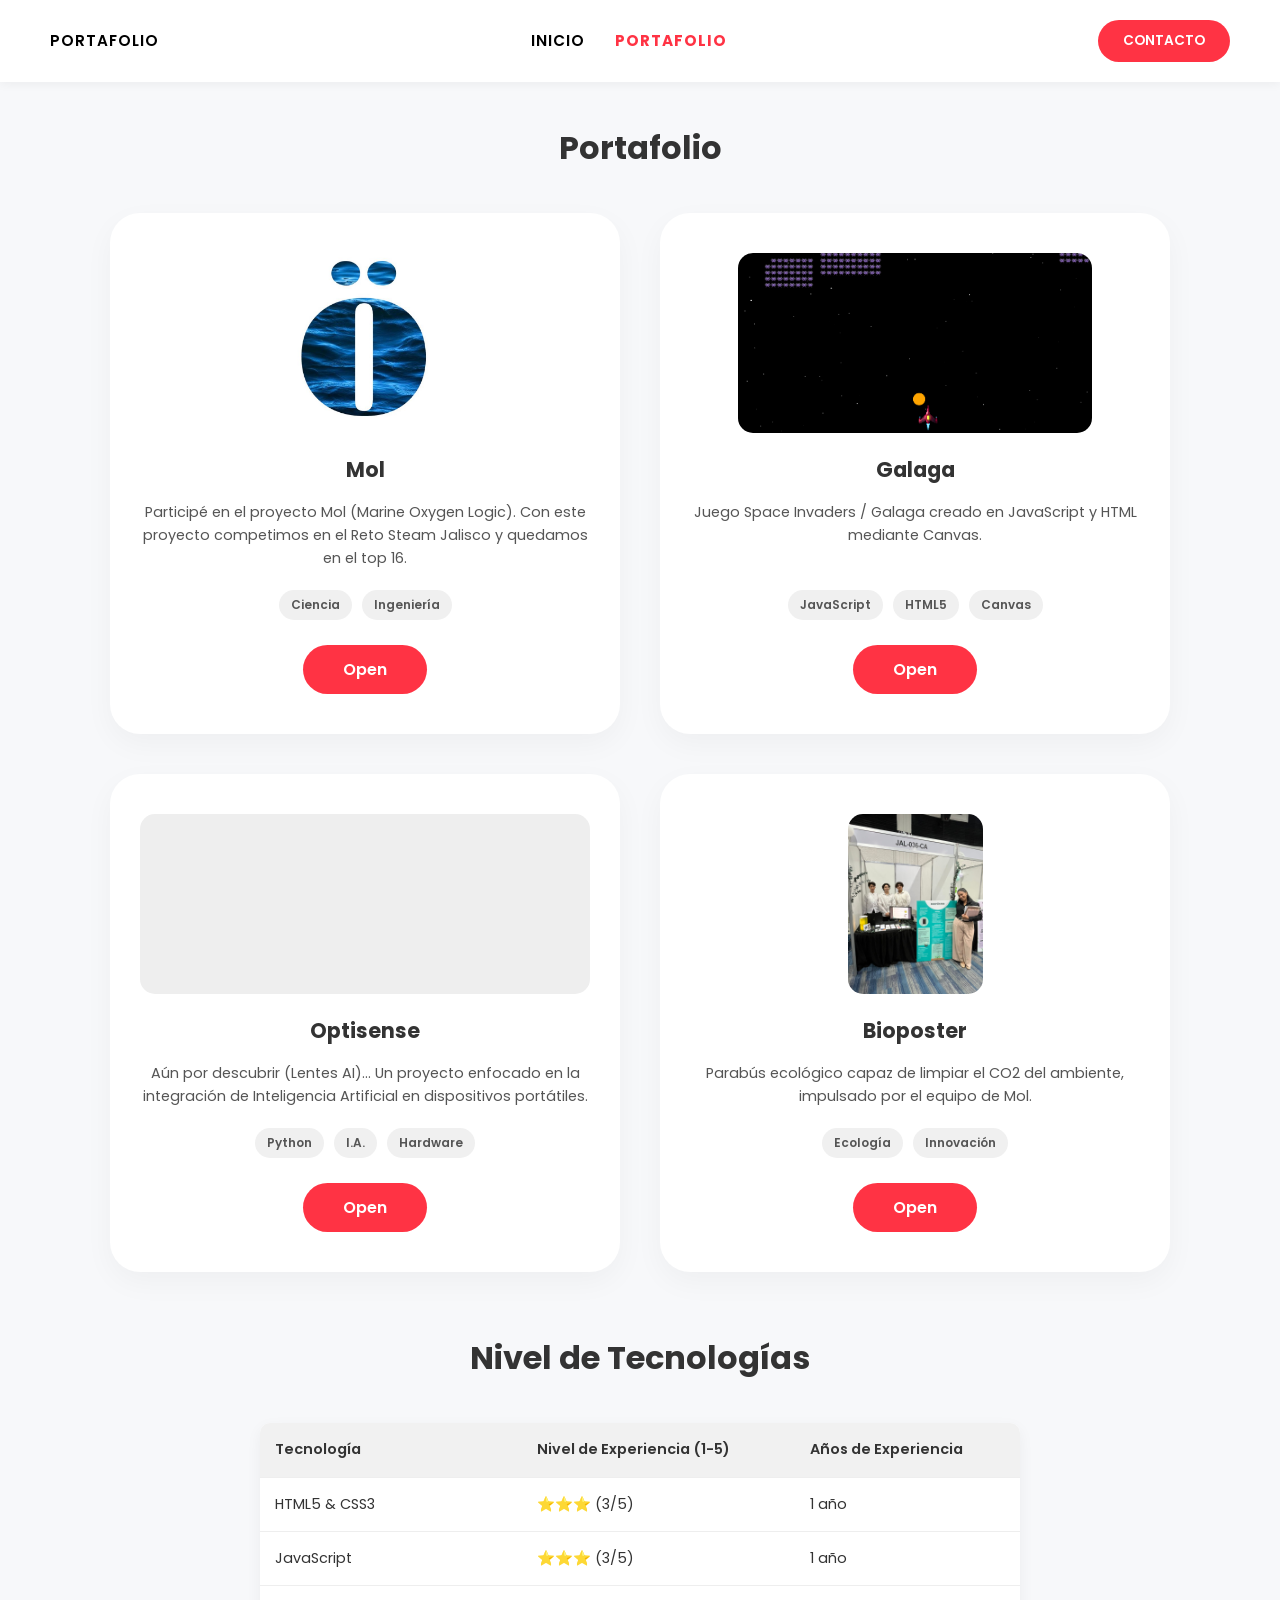
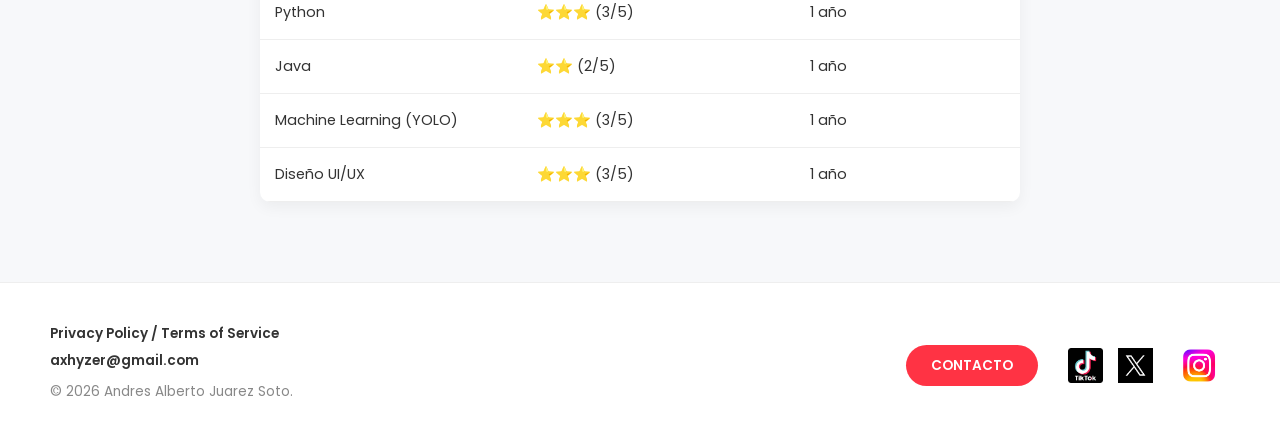
<file: portafolio.html>
<!DOCTYPE html>
<html lang="es">
<head>
    <meta charset="UTF-8">
    <meta name="viewport" content="width=device-width, initial-scale=1.0">
    <meta name="description" content="Proyectos y portafolio de Andres Alberto Juarez Soto.">
    <title>Portafolio | Andres Alberto Juarez Soto</title>
    <link rel="stylesheet" href="styles.css">
    <link href="https://fonts.googleapis.com/css2?family=Poppins:wght@300;400;600;700&display=swap" rel="stylesheet">
</head>
<body>

    <header>
        <div class="logo">PORTAFOLIO</div>
        <nav>
            <ul>
                <li><a href="index.html">INICIO</a></li>
                <li><a href="portafolio.html" style="font-weight: 700; color: var(--red-brand);">PORTAFOLIO</a></li>
            </ul>
        </nav>
        <a href="contacto.html" class="btn-contacto">CONTACTO</a>
    </header>

    <main>
        <section class="portfolio-section">
            <h1 class="page-title">Portafolio</h1>

            <div class="portfolio-grid">
                <article class="project-card">
                    <img src="Imagenes/image (1).png" alt="Logo del proyecto Mol" class="project-img">
                    <h2>Mol</h2>
                    <p>Participé en el proyecto Mol (Marine Oxygen Logic). Con este proyecto competimos en el Reto Steam Jalisco y quedamos en el top 16.</p>
                    <ul class="tech-tags">
                        <li>Ciencia</li>
                        <li>Ingeniería</li>
                    </ul>
                    <a href="#" class="btn-open">Open</a>
                </article>

                <article class="project-card">
                    <img src="Imagenes/GalgaIMG.png" alt="Captura de pantalla del juego Galaga" class="project-img">
                    <h2>Galaga</h2>
                    <p>Juego Space Invaders / Galaga creado en JavaScript y HTML mediante Canvas.</p>
                    <ul class="tech-tags">
                        <li>JavaScript</li>
                        <li>HTML5</li>
                        <li>Canvas</li>
                    </ul>
                    <a href="#" class="btn-open">Open</a>
                </article>

                <article class="project-card">
                    <div class="img-placeholder"></div>
                    <h2>Optisense</h2>
                    <p>Aún por descubrir (Lentes AI)... Un proyecto enfocado en la integración de Inteligencia Artificial en dispositivos portátiles.</p>
                    <ul class="tech-tags">
                        <li>Python</li>
                        <li>I.A.</li>
                        <li>Hardware</li>
                    </ul>
                    <a href="#" class="btn-open">Open</a>
                </article>

                <article class="project-card">
                    <img src="Imagenes/BioposterIMG.jpg" alt="Equipo presentando Bioposter" class="project-img">
                    <h2>Bioposter</h2>
                    <p>Parabús ecológico capaz de limpiar el CO2 del ambiente, impulsado por el equipo de Mol.</p>
                    <ul class="tech-tags">
                        <li>Ecología</li>
                        <li>Innovación</li>
                    </ul>
                    <a href="#" class="btn-open">Open</a>
                </article>
            </div>
        </section>

        <section class="skills-table-section">
            <h3 class="page-title">Nivel de Tecnologías</h3>
            <table class="tabla-experiencia tabla-habilidades">
                <thead>
                    <tr>
                        <th>Tecnología</th>
                        <th>Nivel de Experiencia (1-5)</th>
                        <th>Años de Experiencia</th>
                    </tr>
                </thead>
                <tbody>
                    <tr><td>HTML5 & CSS3</td><td>⭐⭐⭐ (3/5)</td><td>1 año</td></tr>
                    <tr><td>JavaScript</td><td>⭐⭐⭐ (3/5)</td><td>1 año</td></tr>
                    <tr><td>Python</td><td>⭐⭐⭐ (3/5)</td><td>1 año</td></tr>
                    <tr><td>Java</td><td>⭐⭐ (2/5)</td><td>1 año</td></tr>
                    <tr><td>Machine Learning (YOLO)</td><td>⭐⭐⭐ (3/5)</td><td>1 año</td></tr>
                    <tr><td>Diseño UI/UX</td><td>⭐⭐⭐ (3/5)</td><td>1 año</td></tr>
                </tbody>
            </table>
        </section>
    </main>

    <footer>
        <div class="footer-left">
            <p><a href="#">Privacy Policy</a> / <a href="#">Terms of Service</a></p>
            <p>axhyzer@gmail.com</p>
            <p class="copyright">&copy; 2026 Andres Alberto Juarez Soto.</p>
        </div>
        <div class="footer-right">
            <a href="contacto.html" class="btn-contacto-small">CONTACTO</a>
            <div class="social-links">
                <a href="https://tiktok.com" target="_blank" aria-label="Tiktok"><img src="Imagenes/Tiktok.png" alt="Tiktok"></a>
                <a href="https://twitter.com" target="_blank" aria-label="X (Twitter)"><img src="Imagenes/Xlogo.png" alt="X (Twitter)"></a>
                <a href="https://instagram.com" target="_blank" aria-label="Instagram"><img src="Imagenes/InstagramLogo.png" alt="Instagram"></a>
            </div>
        </div>
    </footer>
</body>
</html>
</file>
<file: styles.css>
/* ================= VARIABLES Y RESET ================= */
:root {
    --bg-color: #f7f8fa;
    --text-color: #333;
    --red-brand: #ff3344; /* Ajustado para ser más vibrante */
    --card-bg: #ffffff;
}

* {
    margin: 0;
    padding: 0;
    box-sizing: border-box;
    font-family: 'Poppins', sans-serif;
}

body {
    background-color: var(--bg-color);
    color: var(--text-color);
    line-height: 1.6;
    overflow-x: hidden;
}

/*  NAVEGACIÓN (HEADER)*/
header {
    display: flex;
    justify-content: space-between;
    align-items: center;
    padding: 20px 50px;
    background-color: var(--card-bg);
    position: sticky;
    top: 0;
    z-index: 1000;
    box-shadow: 0 2px 10px rgba(0,0,0,0.05);
}

header .logo, header nav a {
    font-weight: 600;
    text-transform: uppercase;
    font-size: 0.95rem;
    color: #000;
    text-decoration: none;
    letter-spacing: 1px;
}


header nav ul {
    list-style: none;
    display: flex;
    gap: 30px;
}

header nav a:hover {
    color: var(--red-brand);
}

.btn-contacto {
    background-color: var(--red-brand);
    color: white !important;
    padding: 10px 25px;
    border-radius: 25px;
    text-decoration: none;
    font-weight: 600;
    font-size: 0.85rem;
    transition: background 0.3s ease, transform 0.2s;
}

.btn-contacto:hover {
    background-color: #e60000;
    transform: scale(1.05);
}

/*  UTILIDADES GLOBALES  */
.page-title {
    text-align: center;
    font-size: 2rem;
    margin: 40px 0;
}

.required {
    color: var(--red-brand);
}

/*  FORMAS RARAS (IMÁGENES)  */
.organic-shape {
    border-radius: 60% 40% 30% 70% / 60% 30% 70% 40%;
    object-fit: cover;
    box-shadow: 0 10px 30px rgba(0,0,0,0.1);
}

.organic-shape-2 {
    border-radius: 30% 70% 70% 30% / 30% 30% 70% 70%;
    object-fit: cover;
}

.organic-shape-3 {
    border-radius: 50% 50% 50% 50% / 60% 60% 40% 40%;
    object-fit: cover 400px 400px;
}

.rounded-img {
    border-radius: 20px;
    object-fit: cover;
}

/*  INICIO  */
.hero {
    display: flex;
    justify-content: center;
    align-items: center;
    max-width: 1000px;
    margin: 40px auto;
    gap: 50px;
    padding: 0 20px;
}

.hero-text h1 { font-size: 2.5rem; font-weight: 700; margin-bottom: 5px; }
.hero-text h2 { font-size: 1.2rem; font-weight: 400; color: #666; margin-bottom: 20px; }
.hero-text p { font-size: 1rem; margin-bottom: 15px; max-width: 400px; }

.sobre-mi-section { max-width: 900px; margin: 80px auto; padding: 0 20px; }

.card {
    background: var(--card-bg);
    border-radius: 30px;
    padding: 40px;
    box-shadow: 0 15px 40px rgba(0,0,0,0.05);
}

.bio-content { display: flex; justify-content: space-between; align-items: center; gap: 40px; margin-bottom: 40px; }
.bio-text h3 { border-bottom: 2px solid #ccc; display: inline-block; padding-bottom: 5px; margin-bottom: 20px; }

/* TABLAS */
.experiencia-container { margin-top: 40px; }
.experiencia-container h3 { margin-bottom: 20px; text-align: center; }
.tabla-experiencia {
    width: 100%;
    border-collapse: collapse;
    font-size: 0.9rem;
    background: white;
    border-radius: 10px;
    overflow: hidden;
    box-shadow: 0 5px 15px rgba(0,0,0,0.05);
}
.tabla-experiencia th, .tabla-experiencia td { padding: 15px; border-bottom: 1px solid #eee; text-align: left; }
.tabla-experiencia th { background-color: #f1f1f1; font-weight: 600; }

/* HABILIDADES (INICIO) */
.habilidades-container { margin-top: 60px; text-align: center; }
.habilidades-container h3 { margin-bottom: 40px; border-bottom: 2px solid #ccc; display: inline-block; padding-bottom: 5px; }
.skills-grid { list-style: none; display: grid; grid-template-columns: repeat(auto-fit, minmax(180px, 1fr)); gap: 30px; }
.skills-grid img { margin-bottom: 15px; }
.skills-grid h4 { font-size: 0.95rem; margin-bottom: 10px; }
.skills-grid p { font-size: 0.85rem; color: #666; }

/* TESTIMONIOS */
.testimonios-section { max-width: 800px; margin: 80px auto; padding: 0 20px; }
.testimonios-section > h3 { text-align: center; margin-bottom: 40px; border-bottom: 2px solid #ccc; display: inline-block; padding-bottom: 5px; position: relative; left: 50%; transform: translateX(-50%); }
.testimonio-card { background: var(--card-bg); border-radius: 30px; padding: 30px; display: flex; align-items: center; gap: 30px; margin-bottom: 40px; box-shadow: 0 10px 30px rgba(0,0,0,0.05); }
.testimonio-card.reverse { flex-direction: row-reverse; }
.testimonio-texto p { font-style: italic; margin-bottom: 10px; font-size: 1rem; }

/* PÁGINA: PORTAFOLIO  */
.portfolio-section { max-width: 1100px; margin: 0 auto; padding: 0 20px; }
.portfolio-grid {
    display: grid;
    grid-template-columns: repeat(auto-fit, minmax(400px, 1fr));
    gap: 40px;
    margin-bottom: 60px;
}
.project-card {
    background: var(--card-bg);
    border-radius: 30px;
    padding: 40px 30px;
    text-align: center;
    box-shadow: 0 10px 30px rgba(0,0,0,0.04);
    display: flex;
    flex-direction: column;
    align-items: center;
}
.project-img {
    max-width: 100%;
    height: 180px;
    object-fit: contain;
    margin-bottom: 20px;
    border-radius: 15px;
}
.img-placeholder {
    width: 100%;
    height: 180px;
    background-color: #eee;
    border-radius: 15px;
    margin-bottom: 20px;
}
.project-card h2 { font-size: 1.3rem; margin-bottom: 15px; }
.project-card p { font-size: 0.9rem; color: #555; margin-bottom: 20px; flex-grow: 1; }
.tech-tags {
    list-style: none;
    display: flex;
    gap: 10px;
    justify-content: center;
    margin-bottom: 25px;
    flex-wrap: wrap;
}
.tech-tags li { background: #f0f0f0; padding: 5px 12px; border-radius: 15px; font-size: 0.75rem; font-weight: 600; color: #555; }
.btn-open {
    background-color: var(--red-brand);
    color: white;
    padding: 12px 40px;
    border-radius: 30px;
    text-decoration: none;
    font-weight: 600;
    transition: background 0.3s;
}
.btn-open:hover { background-color: #d40000; }

.skills-table-section { max-width: 800px; margin: 0 auto 80px auto; padding: 0 20px; }


.contacto-section { max-width: 700px; margin: 0 auto; padding: 0 20px; }
.contact-form {
    background: var(--card-bg);
    padding: 50px;
    border-radius: 30px;
    box-shadow: 0 15px 40px rgba(0,0,0,0.05);
    display: flex;
    flex-direction: column;
    gap: 25px;
}
.form-group {
    display: grid;
    grid-template-columns: 150px 1fr;
    align-items: center;
    gap: 20px;
}
.form-group.align-top { align-items: flex-start; }
.form-group label { font-weight: 600; font-size: 1rem; text-align: right; }
.form-group input, .form-group select, .form-group textarea {
    width: 100%;
    padding: 15px;
    border: 1px solid #e0e0e0;
    border-radius: 10px;
    background-color: #fafafa;
    font-size: 1rem;
    font-family: 'Poppins', sans-serif;
}
.form-group input:focus, .form-group select:focus, .form-group textarea:focus {
    outline: none;
    border-color: var(--red-brand);
    background-color: #fff;
}


.form-submit-area {
    margin-top: 20px;
    display: flex;
    flex-direction: column;
    align-items: center;
    gap: 20px;
}
.checkbox-group {
    font-size: 0.9rem;
    display: flex;
    align-items: center;
    gap: 10px;
}
.checkbox-group input[type="checkbox"] { width: 18px; height: 18px; cursor: pointer; }
.checkbox-group a { color: var(--red-brand); text-decoration: none; font-weight: 600; }

.btn-submit {
    background-color: var(--red-brand);
    color: white;
    padding: 18px 50px;
    border-radius: 40px;
    border: none;
    font-size: 1.1rem;
    font-weight: 700;
    cursor: pointer;
    box-shadow: 0 8px 20px rgba(255, 51, 68, 0.3);
    transition: all 0.3s ease;
}
.btn-submit:hover {
    background-color: #d40000;
    transform: translateY(-3px);
    box-shadow: 0 12px 25px rgba(255, 51, 68, 0.4);
}

.info-contacto-section { max-width: 800px; margin: 60px auto; padding: 0 20px; }
.mapa-placeholder img { width: 100%; border-radius: 20px; margin-top: 40px; box-shadow: 0 10px 30px rgba(0,0,0,0.05); }


footer {
    display: flex;
    flex-wrap: wrap;
    justify-content: space-between;
    align-items: center;
    padding: 40px 50px;
    background-color: var(--card-bg);
    margin-top: 80px;
    font-size: 0.85rem;
    border-top: 1px solid #eee;
}
.footer-left p { margin-bottom: 5px; font-weight: 600; }
.footer-left a { color: var(--text-color); text-decoration: none; }
.footer-right { display: flex; align-items: center; gap: 30px; }
.btn-contacto-small {
    background-color: var(--red-brand);
    color: white;
    padding: 10px 25px;
    border-radius: 25px;
    text-decoration: none;
    font-weight: 600;
}
.social-links { display: flex; gap: 15px; }
.social-links img { width: px; height: 35px; vertical-align: middle; transition: transform 0.2s; }
.social-links img:hover { transform: scale(1.1); }
.copyright { color: #888; font-weight: 400 !important; margin-top: 10px; }


@media (max-width: 850px) {
    .form-group { grid-template-columns: 1fr; gap: 5px; }
    .form-group label { text-align: left; }
    .hero, .bio-content, .testimonio-card { flex-direction: column; text-align: center; }
    .testimonio-card.reverse { flex-direction: column; }
    header { flex-direction: column; gap: 20px; }
    footer { flex-direction: column; gap: 30px; text-align: center; }
    .footer-right { flex-direction: column; }
}
</file>
